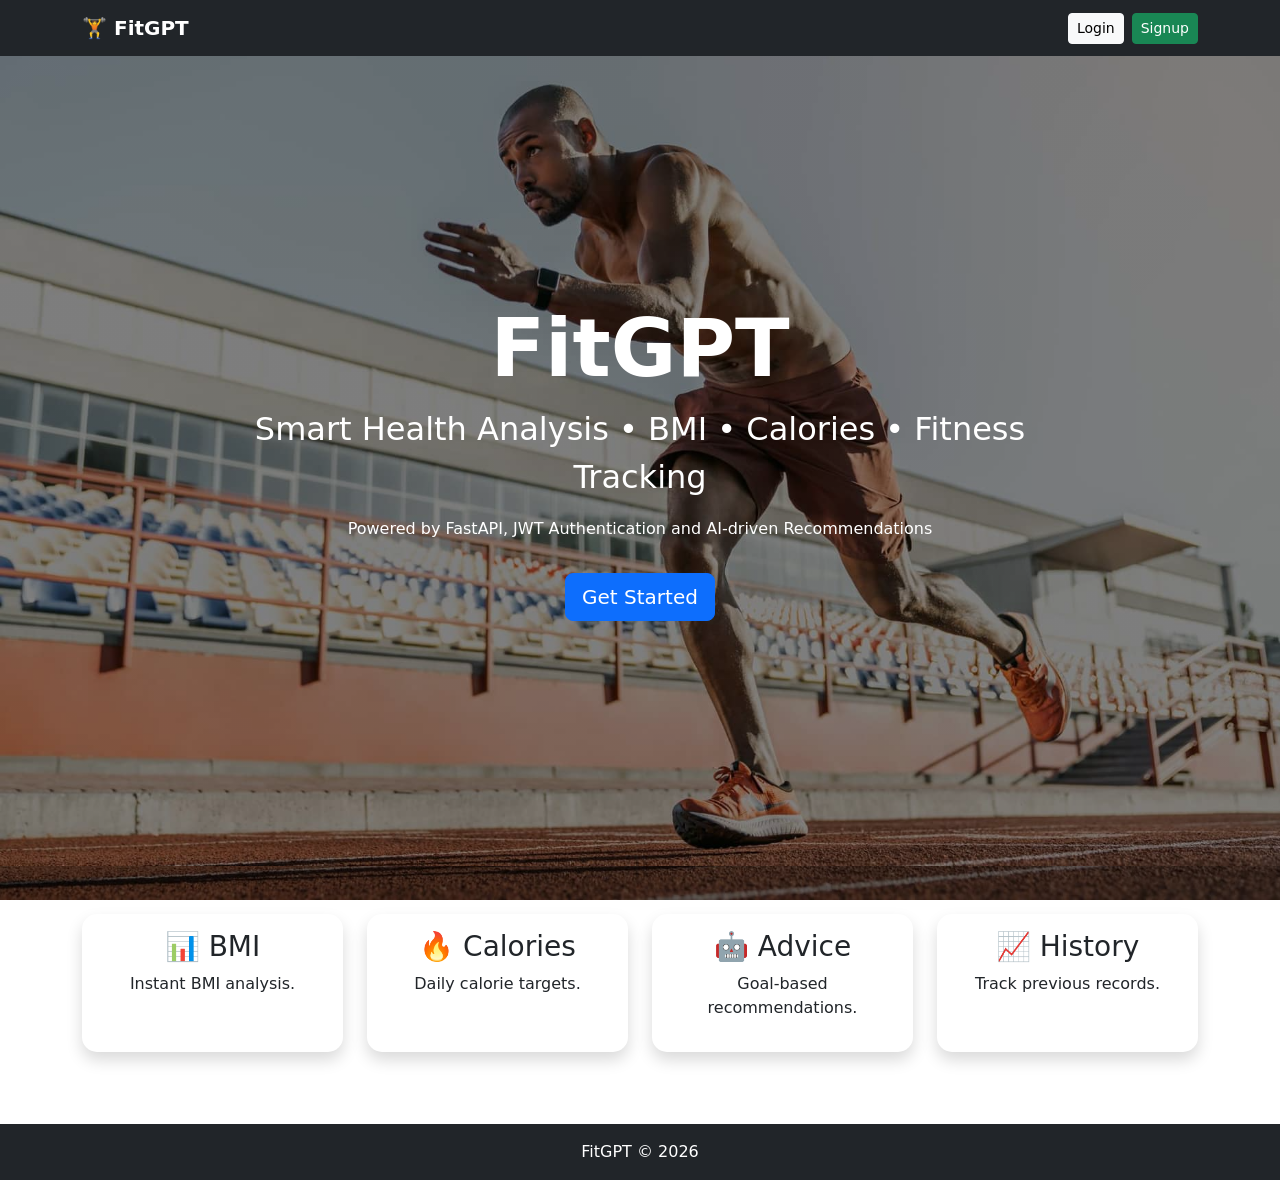
<file: frontend/index.html>
<!DOCTYPE html>
<html lang="en">
<head>
    <meta charset="UTF-8">
    <meta name="viewport" content="width=device-width, initial-scale=1.0">
    <title>FitGPT</title>

    <link href="https://cdn.jsdelivr.net/npm/bootstrap@5.3.3/dist/css/bootstrap.min.css" rel="stylesheet">
    <link rel="stylesheet" href="style.css">
    
</head>

<body class="d-flex flex-column min-vh-100">

<!-- Navbar -->
<nav class="navbar navbar-dark bg-dark">
    <div class="container">
        <span class="navbar-brand fw-bold">🏋️ FitGPT</span>

        <div class="d-flex gap-2">
            <a href="login.html" class="btn btn-light btn-sm btn-md">
                Login
            </a>

            <a href="signup.html" class="btn btn-success btn-sm btn-md">
                Signup
            </a>
        </div>
    </div>
</nav>

<!-- Main Content -->
<main class="flex-grow-1">

    <!-- Hero -->
    <section class="hero">

    <h1>FitGPT</h1>

    <p class="lead">
        Smart Health Analysis • BMI • Calories • Fitness Tracking
    </p>

    <p>
        Powered by FastAPI, JWT Authentication and AI-driven Recommendations
    </p>

    <a href="signup.html" class="btn btn-primary btn-lg mt-3">
        Get Started
    </a>

</section>
 

    

    <!-- Features -->
    <div class="container my-5">

        <div class="row g-4">

            <div class="col-12 col-sm-6 col-lg-3">
                <a href="dashboard.html" class="text-decoration-none">
                <div class="card shadow h-100">
                    <div class="card-body text-center">
                        <h3>📊 BMI</h3>
                        <p>Instant BMI analysis.</p>
                    </div>
                </div>
                </a>
            </div>

            <div class="col-12 col-sm-6 col-lg-3">
                <a href="dashboard.html" class="text-decoration-none">
                <div class="card shadow h-100">
                    <div class="card-body text-center">
                        <h3>🔥 Calories</h3>
                        <p>Daily calorie targets.</p>
                    </div>
                </div>
                </a>
            </div>

            <div class="col-12 col-sm-6 col-lg-3">
                <a href="dashboard.html" class="text-decoration-none">
                <div class="card shadow h-100">
                    <div class="card-body text-center">
                        <h3>🤖 Advice</h3>
                        <p>Goal-based recommendations.</p>
                    </div>
                </div>
                </a>
            </div>

            <div class="col-12 col-sm-6 col-lg-3">
                <a href="history.html" class="text-decoration-none">
                <div class="card shadow h-100">
                    <div class="card-body text-center">
                        <h3>📈 History</h3>
                        <p>Track previous records.</p>
                    </div>
                </div>
                <a>
            </div>

        </div>

    </div>

</main>

<!-- Footer -->
<footer class="bg-dark text-white text-center py-3 mt-auto">
    FitGPT © 2026
</footer>

</body>
</html>
</file>
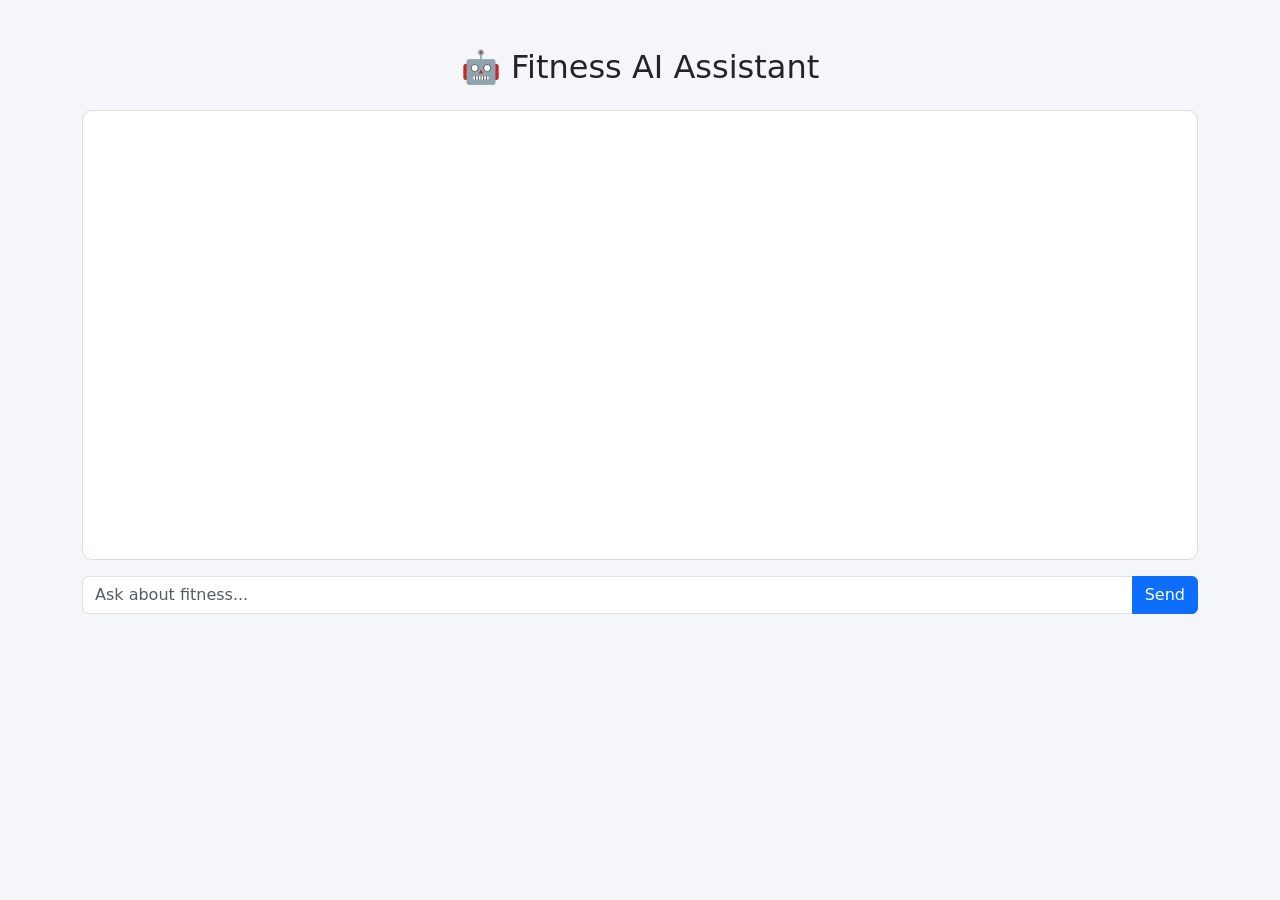
<file: frontend/chatbot.html>
<!DOCTYPE html>
<html>
<head>
<title>Fitness AI Chatbot</title>

<link href="https://cdn.jsdelivr.net/npm/bootstrap@5.3.3/dist/css/bootstrap.min.css" rel="stylesheet">

<style>
body{
background:#f4f6f9;
}

.chat-box{
height:450px;
overflow-y:auto;
border:1px solid #ddd;
padding:15px;
background:white;
border-radius:10px;
}

.user{
text-align:right;
margin:10px;
}

.bot{
text-align:left;
margin:10px;
}
</style>

</head>

<body>

<div class="container mt-5">

<h2 class="text-center mb-4">
🤖 Fitness AI Assistant
</h2>

<div id="chat" class="chat-box"></div>

<div class="input-group mt-3">

<input
id="message"
class="form-control"
placeholder="Ask about fitness..."
>

<button
class="btn btn-primary"
onclick="askAI()"
>
Send
</button>

</div>

</div>

<script>

async function askAI(){

const message =
document.getElementById("message").value;

document.getElementById("chat").innerHTML +=
`<div class="user">
<b>You:</b> ${message}
</div>`;

const res = await fetch(
"http://127.0.0.1:8000/chat",
{
method:"POST",
headers:{
"Content-Type":"application/json"
},
body:JSON.stringify({
message:message
})
}
);

const data = await res.json();

document.getElementById("chat").innerHTML +=
`<div class="bot">
<b>Fitness AI:</b><br>
${data.reply}
</div>`;

document.getElementById("message").value="";
}

</script>

</body>
</html>
</file>
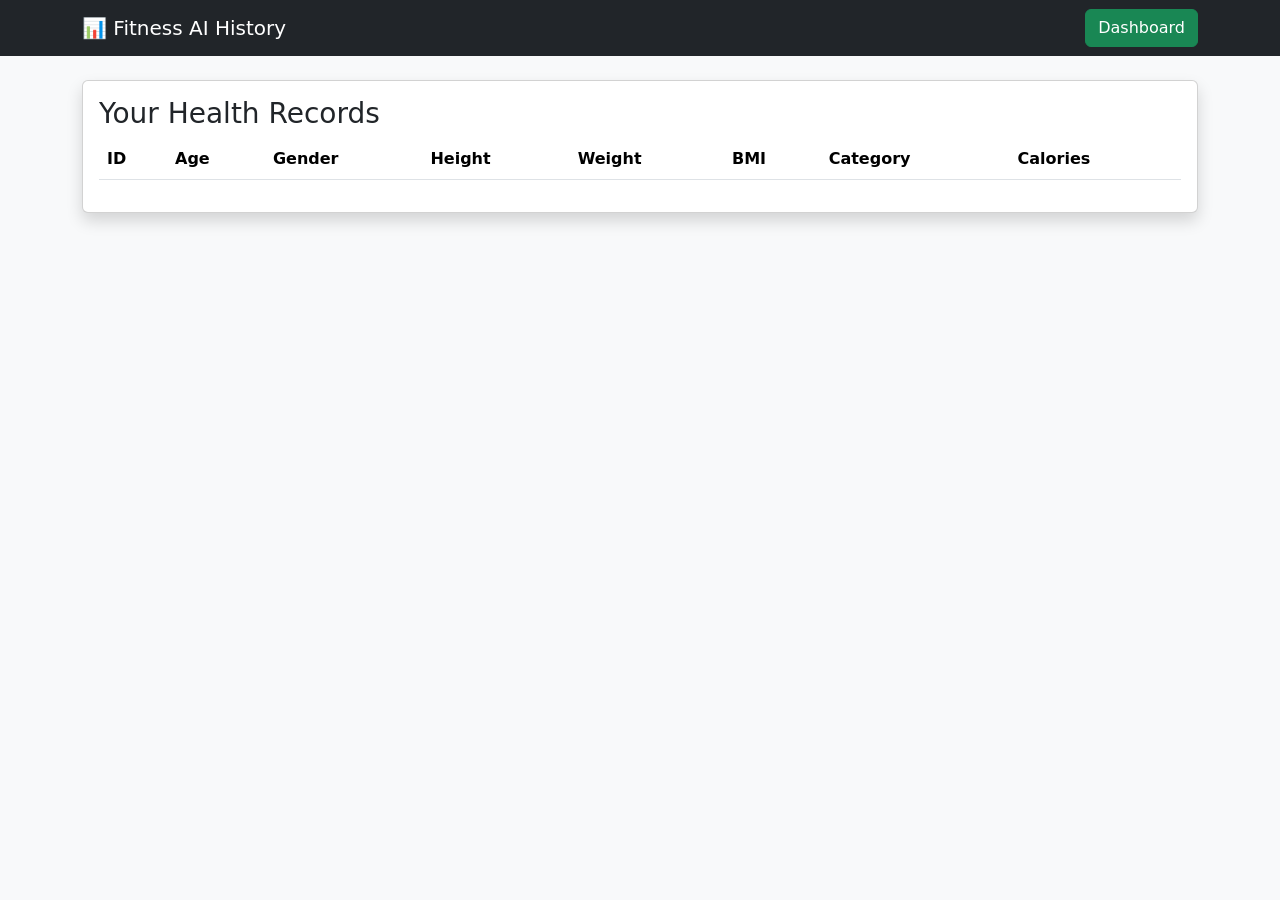
<file: frontend/history.html>
<!DOCTYPE html>
<html>
<head>
    <title>Fitness AI - History</title>

    <link href="https://cdn.jsdelivr.net/npm/bootstrap@5.3.3/dist/css/bootstrap.min.css" rel="stylesheet">
</head>

<body class="bg-light">

<nav class="navbar navbar-dark bg-dark">

    <div class="container">

        <span class="navbar-brand">
            📊 Fitness AI History
        </span>

        <a href="dashboard.html" class="btn btn-success">
            Dashboard
        </a>

    </div>

</nav>

<div class="container mt-4">

    <div class="card shadow">

        <div class="card-body">

            <h3>Your Health Records</h3>

            <table class="table table-striped">

                <thead>

                    <tr>
                        <th>ID</th>
                        <th>Age</th>
                        <th>Gender</th>
                        <th>Height</th>
                        <th>Weight</th>
                        <th>BMI</th>
                        <th>Category</th>
                        <th>Calories</th>
                    </tr>

                </thead>

                <tbody id="historyTable">

                </tbody>

            </table>

        </div>

    </div>

</div>

<script>

async function loadHistory(){

    const token = localStorage.getItem("token");

const res = await fetch("https://fitgpt-n655.onrender.com/history", {
    method: "GET",
    headers: {
        "Authorization": "Bearer " + token
    }
});

const data = await res.json();
console.log(data);

    let rows = "";

    data.forEach(item => {

        rows += `
        <tr>
            <td>${item.id}</td>
            <td>${item.age}</td>
            <td>${item.gender}</td>
            <td>${item.height}</td>
            <td>${item.weight}</td>
            <td>${item.bmi.toFixed(2)}</td>
            <td>${item.category}</td>
            <td>${item.calories.toFixed(2)}</td>
        </tr>
        `;
    });

    document.getElementById(
        "historyTable"
    ).innerHTML = rows;
}

loadHistory();

</script>

</body>
</html>
</file>
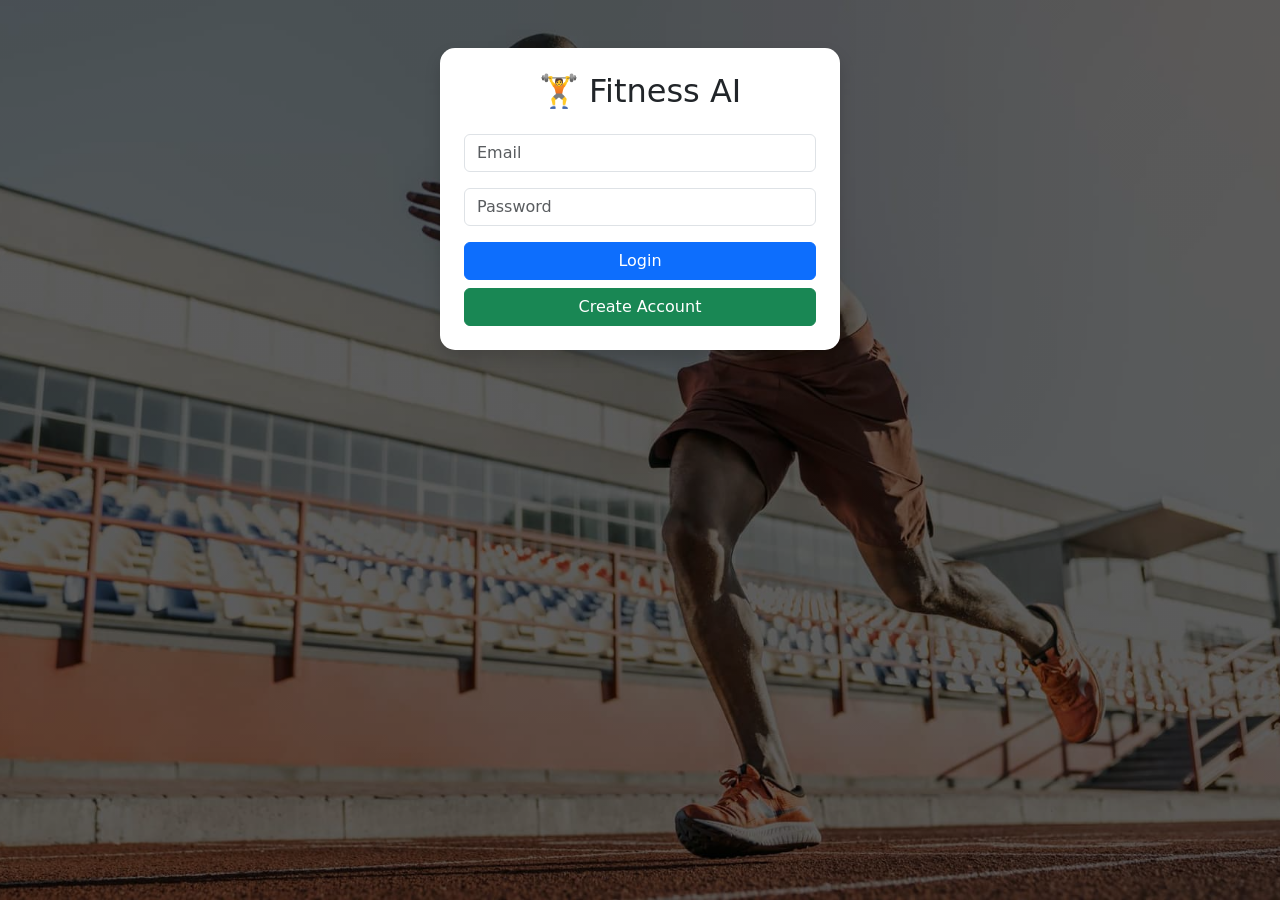
<file: frontend/login.html>
<!DOCTYPE html>
<html>
<head>
    <title>Fitness AI - Login</title>

    <link href="https://cdn.jsdelivr.net/npm/bootstrap@5.3.3/dist/css/bootstrap.min.css" rel="stylesheet">
    <link rel="stylesheet" href="style.css">
</head>

<body class="bg-light">

<div class="container mt-5">

    <div class="card shadow mx-auto p-4" style="max-width:400px;">

        <h2 class="text-center mb-4">🏋️ Fitness AI</h2>

        <input
            type="email"
            id="email"
            class="form-control mb-3"
            placeholder="Email">

        <input
            type="password"
            id="password"
            class="form-control mb-3"
            placeholder="Password">

        <button
            class="btn btn-primary w-100"
            onclick="login()">
            Login
        </button>

        <a
            href="signup.html"
            class="btn btn-success w-100 mt-2">
            Create Account
        </a>

    </div>

</div>

<script>

async function login() {

    const formData = new URLSearchParams();

    formData.append(
        "username",
        document.getElementById("email").value
    );

    formData.append(
        "password",
        document.getElementById("password").value
    );

    const res = await fetch(
        "https://fitgpt-n655.onrender.com/login",
        {
            method:"POST",
            headers:{
                "Content-Type":"application/x-www-form-urlencoded"
            },
            body:formData
        }
    );

    const data = await res.json();
    console.log("LOGIN RESPONSE:", data);

    if(data.access_token){

        localStorage.setItem(
            "token",
            data.access_token
        );

        alert("Login Successful");

        window.location.href="dashboard.html";
    }
    else{

        alert(JSON.stringify(data));

    }
}

</script>

</body>
</html>
</file>
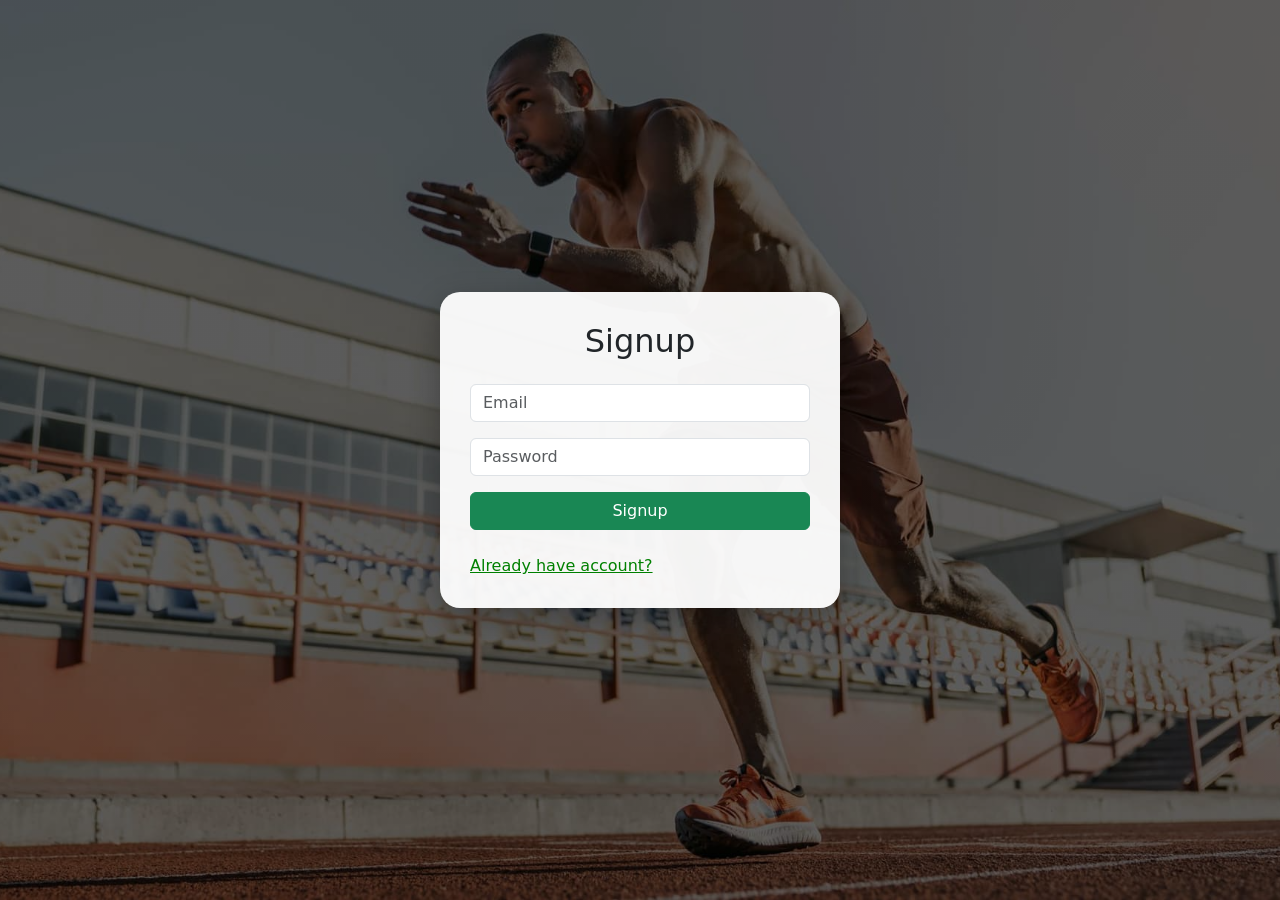
<file: frontend/signup.html>
<!DOCTYPE html>
<html>
<head>
    <title>Fitness AI - Signup</title>

    <link href="https://cdn.jsdelivr.net/npm/bootstrap@5.3.3/dist/css/bootstrap.min.css" rel="stylesheet">
    <link rel="stylesheet" href="style.css">
</head>

<body class="bg-light">

<div class="page-center">

<div class="auth-card" style="width:400px">

<h2 class="text-center mb-4">
    Signup
</h2>

<input type="email"
class="form-control mb-3"
id="email"
placeholder="Email">

<input type="password"
class="form-control mb-3"
id="password"
placeholder="Password">

<button
class="btn btn-success w-100"
onclick="signup()">
Signup
</button>

<br><br>

<a href="login.html">
Already have account?
</a>

</div>

</div>
<script>

async function signup(){

    const res = await fetch(
        "https://fitgpt-n655.onrender.com/signup",
        {
            method:"POST",
            headers:{
                "Content-Type":"application/json"
            },
            body:JSON.stringify({
                email:document.getElementById("email").value,
                password:document.getElementById("password").value
            })
        }
    );

    const data = await res.json();

    alert(data.message);

    window.location.href="login.html";
}

</script>

</body>
</html>
</file>
<file: frontend/style.css>
body{
    background:#f5f7fa;
}
.hero{
    min-height:100vh;

    background:
    linear-gradient(
        rgba(0,0,0,0.45),
        rgba(0,0,0,0.45)
    ),
    url("images/sprint.jpg");
    background-size:cover;
    background-position:center 10%;
    background-repeat:no-repeat;

    display:flex;
    flex-direction:column;
    justify-content:center;
    align-items:center;

    text-align:center;
    color:white;

    padding:20px;
}

.hero h1{
    font-size:clamp(2.5rem, 6vw, 5rem);
    font-weight:700;
}

.hero .lead{
    font-size:clamp(1.2rem, 2.5vw, 2rem);
    max-width:900px;
}

.hero p{
    max-width:800px;
}

.card{
    border:none;
    border-radius:15px;
    transition:0.3s;
    backdrop-filter: blur(10px);
    box-shadow:0 8px 25px rgba(0,0,0,0.1);
}

.card:hover{
    transform:translateY(-10px);
}
html, body {
    height: 100%;
}

body {
    min-height: 100vh;
    display: flex;
    flex-direction: column;
    background: #f5f7fa;
}

main {
    flex: 1;
}

footer {
    width: 100%;
}
a{
    color: green;
}
@media (max-width: 768px){

    .hero{
        min-height: 85vh;
        background-position:60% center;
    }

    .hero h1{
        font-size: 2.7rem;
    }

    .hero p{
        font-size: 1rem;
    }
}

@media (min-width: 1200px){

    .hero{
        min-height: 90vh;
    }

    .hero h1{
        font-size: 5rem;
    }
}
body{
    min-height:100vh;
    background:
    linear-gradient(
        rgba(0,0,0,0.6),
        rgba(0,0,0,0.6)
    ),
    url("images/sprint.jpg");

    background-size:cover;
    background-position:center;
    background-repeat:no-repeat;
}

.auth-card,
.dashboard-card{
    background:rgba(255,255,255,0.95);
    border-radius:20px;
    padding:30px;
    box-shadow:0 10px 30px rgba(0,0,0,0.3);
}

.page-center{
    min-height:100vh;
    display:flex;
    justify-content:center;
    align-items:center;
    padding:20px;
}

.result-card{
    margin-top:20px;
    background:#f8f9fa;
    border-radius:15px;
    padding:15px;
}
#column{
    align-items: center;
}
</file>
